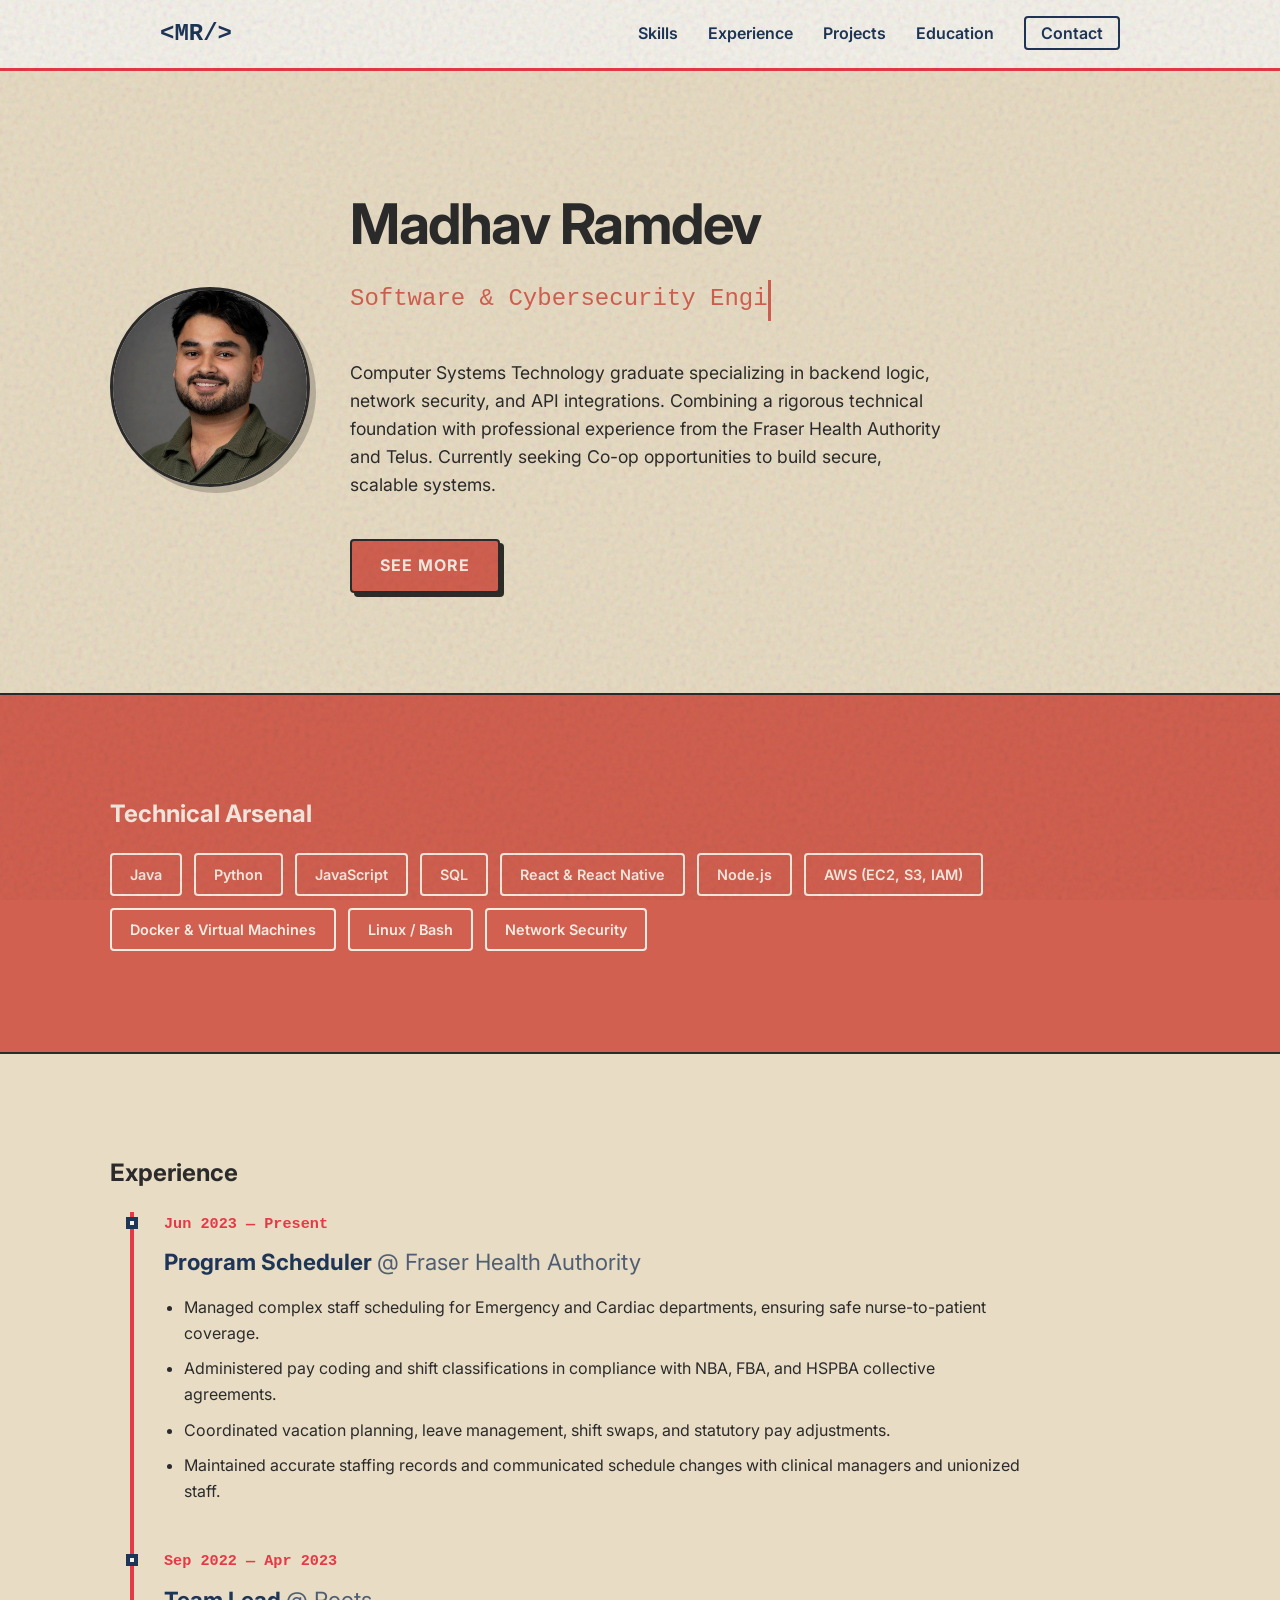
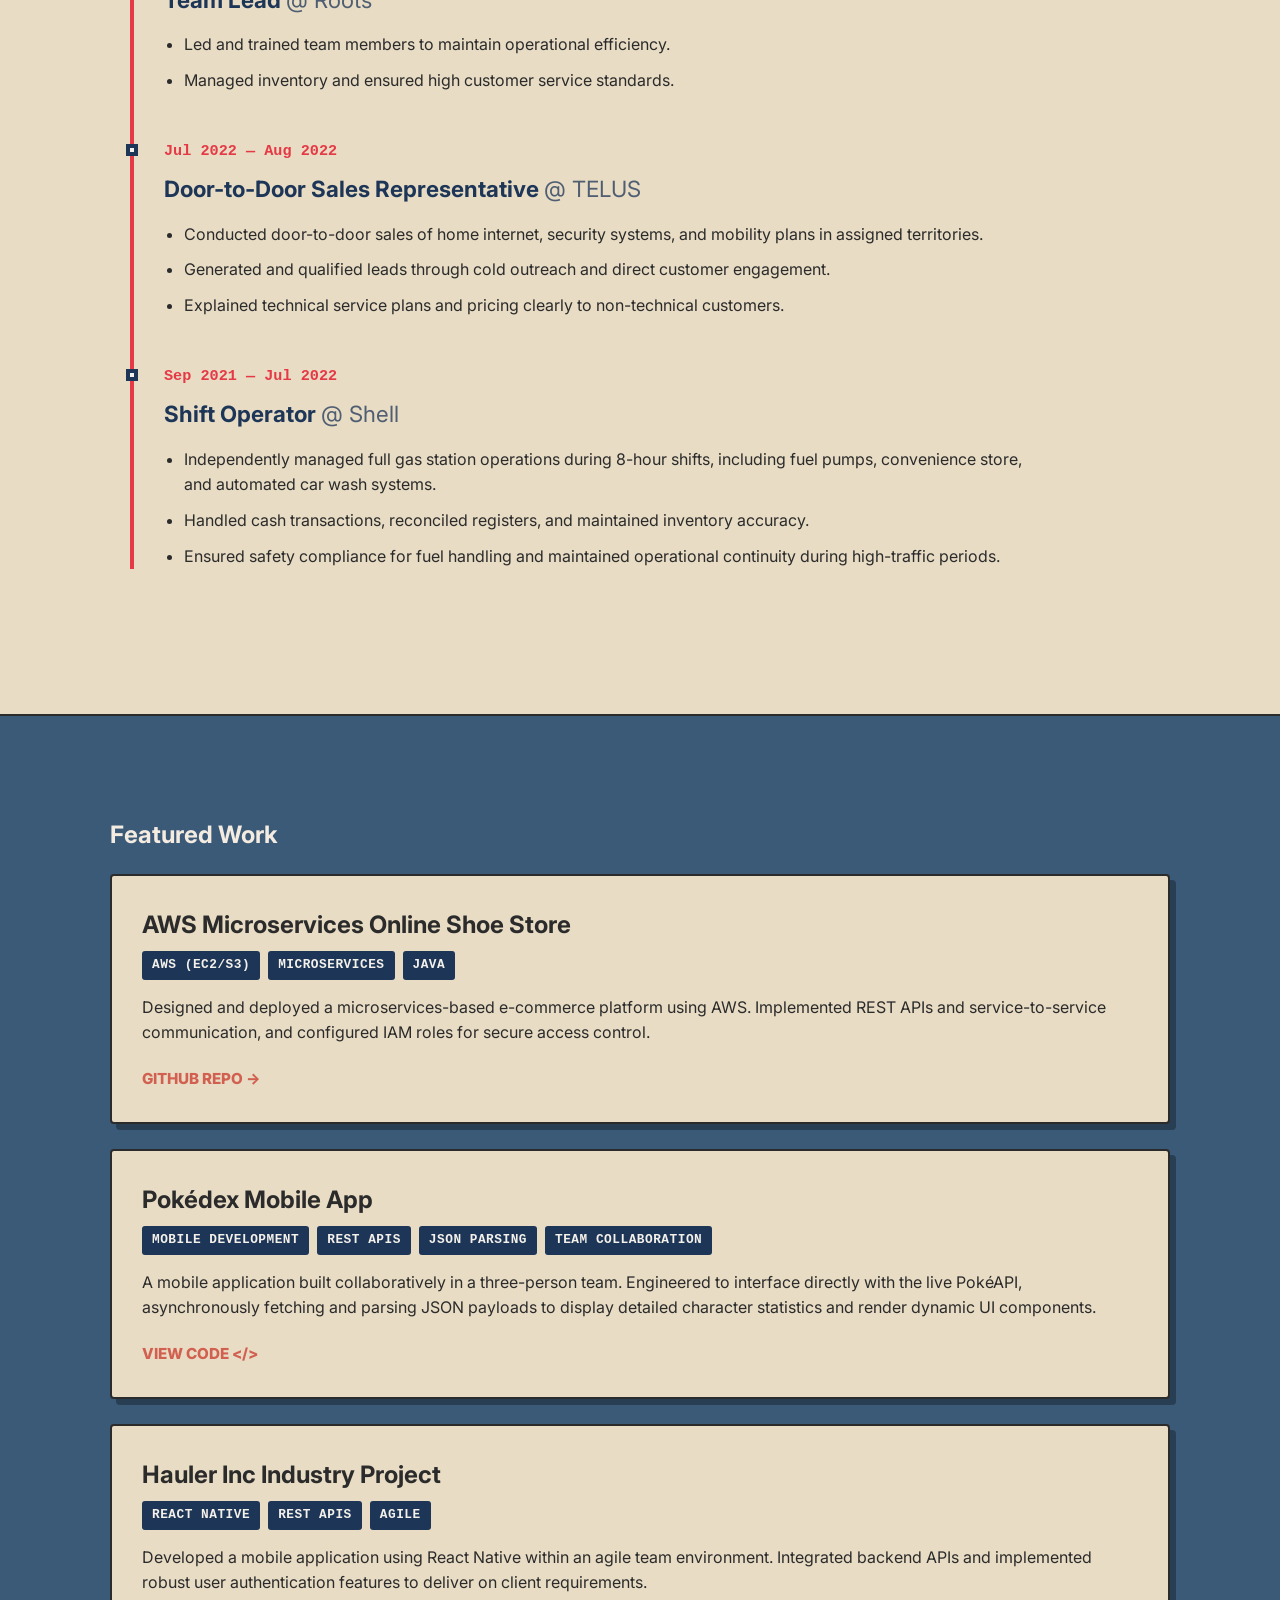
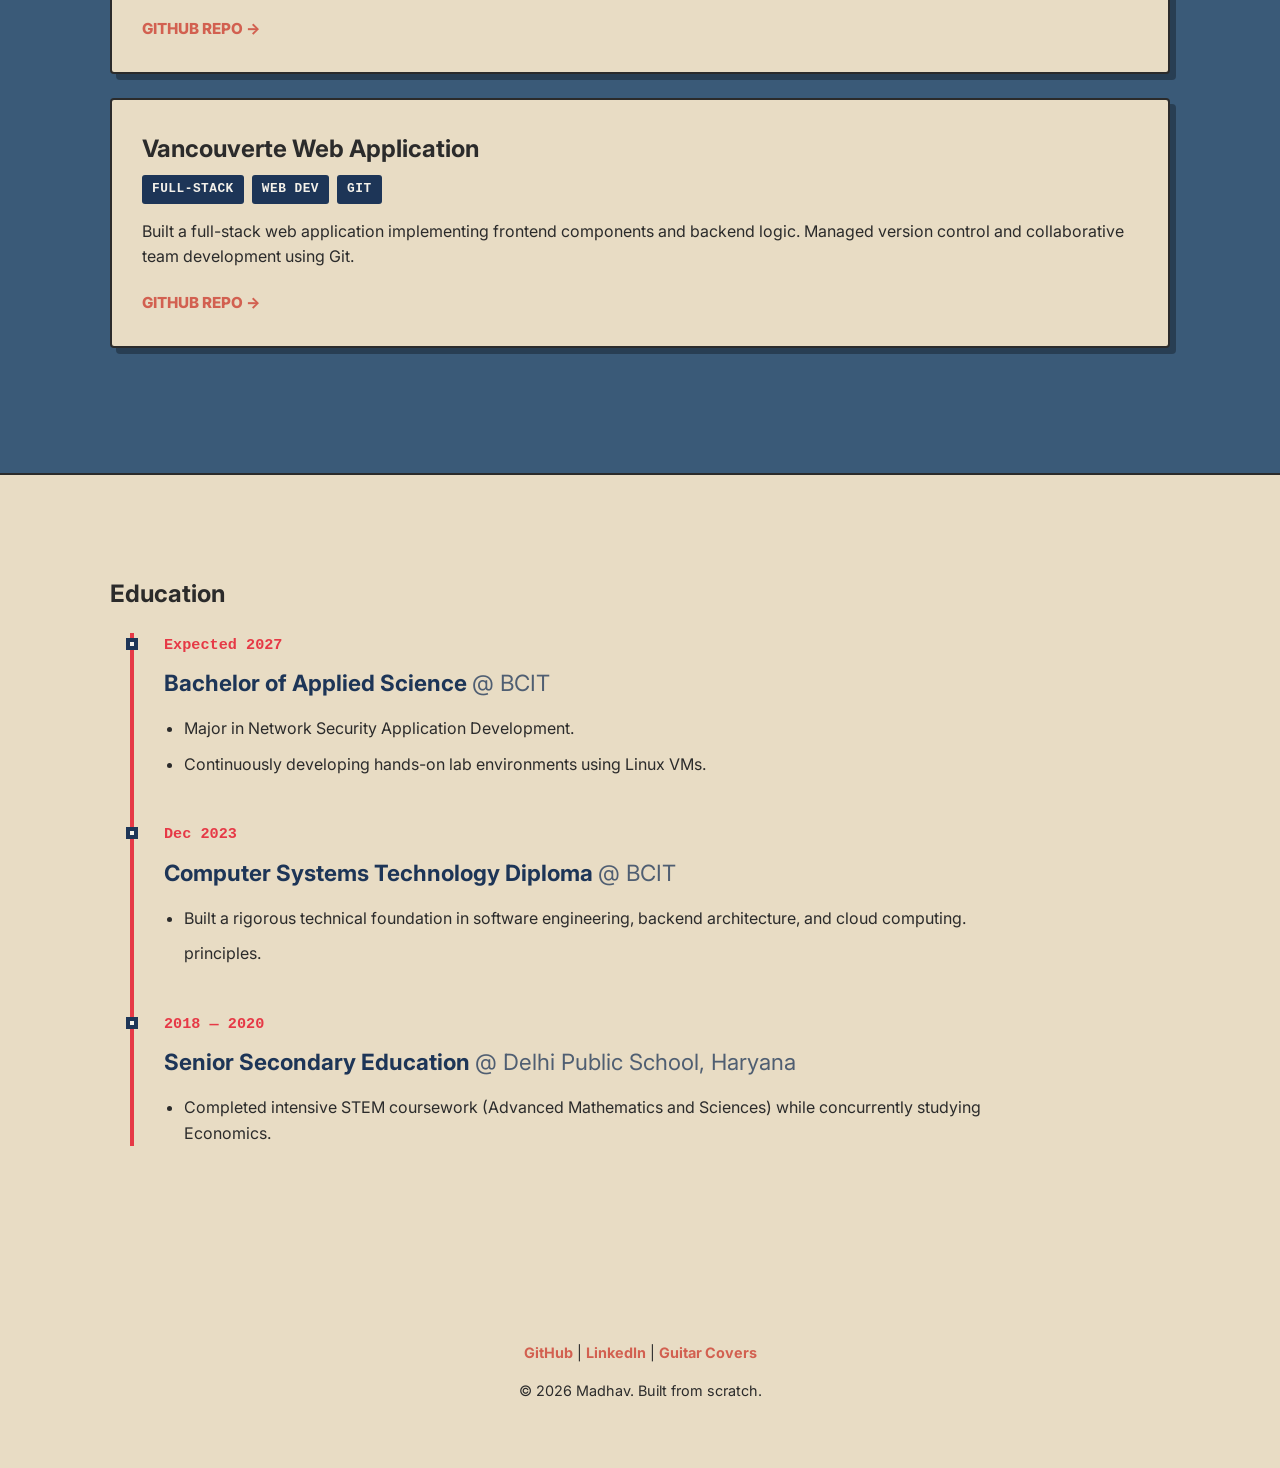
<file: index.html>
<!DOCTYPE html>
<html lang="en">

<head>
  <meta charset="UTF-8">
  <meta name="viewport" content="width=device-width, initial-scale=1.0">
  <title>Madhav | Software & Cybersecurity Engineering</title>

  <link rel="stylesheet" href="style.css">

  <script src="script.js" defer></script>
  <link rel="icon" type="image/png" href="./images/favicon.png">
  <link href="https://fonts.googleapis.com/css2?family=Inter:wght@400;600;700;800&display=swap" rel="stylesheet">
</head>

<body>
  <nav class="retro-nav reveal">
    <div class="nav-container">
      <div class="nav-logo">&lt;MR/&gt;</div>

      <div class="hamburger">
        <span></span>
        <span></span>
        <span></span>
      </div>

      <ul class="nav-links">
        <li><a href="#skills">Skills</a></li>
        <li><a href="#experience">Experience</a></li>
        <li><a href="#projects">Projects</a></li>
        <li><a href="#education">Education</a></li>
        <li><a href="https://linkedin.com/in/madhav-ramdev" target="_blank" class="nav-btn">Contact</a></li>
      </ul>
    </div>
  </nav>
  <section class="hero">
    <div class="container hero-content">
      <img src="./images/profile.jpeg" alt="Madhav" class="profile-img">

      <div class="hero-text">
        <h1>Madhav Ramdev</h1>
        <div class="typing-container" id="typing-text"></div>

        <p style="max-width: 600px; font-size: 1.1rem;">
          Computer Systems Technology graduate specializing in backend logic, network security, and API integrations.
          Combining a rigorous technical foundation with professional experience from the Fraser Health Authority and
          Telus.
          Currently seeking Co-op opportunities to build secure, scalable systems.
        </p>

        <a href="./docs/MadhavRamdev-Resume.pdf" target="_blank" class="btn">See
          More</a>
      </div>
    </div>
  </section>

  <section id="skills">
    <div class="container">
      <h2 class="reveal">Technical Arsenal</h2>

      <div class="skills-grid reveal delay-1">
        <span class="skill-tag">Java</span>
        <span class="skill-tag">Python</span>
        <span class="skill-tag">JavaScript</span>
        <span class="skill-tag">SQL</span>
        <span class="skill-tag">React & React Native</span>
        <span class="skill-tag">Node.js</span>
        <span class="skill-tag">AWS (EC2, S3, IAM)</span>
        <span class="skill-tag">Docker & Virtual Machines</span>
        <span class="skill-tag">Linux / Bash</span>
        <span class="skill-tag">Network Security</span>
      </div>
    </div>
  </section>

  <section id="experience">
    <div class="container">
      <h2 class="reveal">Experience</h2>

      <div class="timeline reveal delay-1">

        <div class="timeline-item">
          <div class="timeline-dot"></div>
          <p class="timeline-date">Jun 2023 &mdash; Present</p>
          <h3>Program Scheduler <span class="company">@ Fraser Health Authority</span></h3>
          <ul>
            <li>Managed complex staff scheduling for Emergency and Cardiac departments, ensuring safe nurse-to-patient
              coverage.</li>
            <li>Administered pay coding and shift classifications in compliance with NBA, FBA, and HSPBA collective
              agreements.</li>
            <li>Coordinated vacation planning, leave management, shift swaps, and statutory pay adjustments.</li>
            <li>Maintained accurate staffing records and communicated schedule changes with clinical managers and
              unionized staff.</li>
          </ul>
        </div>

        <div class="timeline-item">
          <div class="timeline-dot"></div>
          <p class="timeline-date">Sep 2022 &mdash; Apr 2023</p>
          <h3>Team Lead <span class="company">@ Roots</span></h3>
          <ul>
            <li>Led and trained team members to maintain operational efficiency.</li>
            <li>Managed inventory and ensured high customer service standards.</li>
          </ul>
        </div>

        <div class="timeline-item">
          <div class="timeline-dot"></div>
          <p class="timeline-date">Jul 2022 &mdash; Aug 2022</p>
          <h3>Door-to-Door Sales Representative <span class="company">@ TELUS</span></h3>
          <ul>
            <li>Conducted door-to-door sales of home internet, security systems, and mobility plans in assigned
              territories.</li>
            <li>Generated and qualified leads through cold outreach and direct customer engagement.</li>
            <li>Explained technical service plans and pricing clearly to non-technical customers.</li>
          </ul>
        </div>

        <div class="timeline-item">
          <div class="timeline-dot"></div>
          <p class="timeline-date">Sep 2021 &mdash; Jul 2022</p>
          <h3>Shift Operator <span class="company">@ Shell</span></h3>
          <ul>
            <li>Independently managed full gas station operations during 8-hour shifts, including fuel pumps,
              convenience store, and automated car wash systems.</li>
            <li>Handled cash transactions, reconciled registers, and maintained inventory accuracy.</li>
            <li>Ensured safety compliance for fuel handling and maintained operational continuity during high-traffic
              periods.</li>
          </ul>
        </div>

      </div>
    </div>
  </section>

  <section id="projects">
    <div class="container">
      <h2 class="reveal">Featured Work</h2>

      <div class="project-card reveal delay-1">
        <h3>AWS Microservices Online Shoe Store</h3>
        <div class="project-skills-grid" style="margin-bottom: 15px;">
          <span class="project-skill-tag">AWS (EC2/S3)</span>
          <span class="project-skill-tag">Microservices</span>
          <span class="project-skill-tag">Java</span>
        </div>
        <p>Designed and deployed a microservices-based e-commerce platform using AWS. Implemented REST APIs and
          service-to-service communication, and configured IAM roles for secure access control.</p>
        <div class="project-links">
          <a href="#">GitHub Repo &rarr;</a>
        </div>
      </div>

      <div class="project-card reveal delay-2">
        <h3>Pokédex Mobile App</h3>
        <div class="project-skills-grid" style="margin-bottom: 15px;">
          <span class="project-skill-tag">Mobile Development</span>
          <span class="project-skill-tag">REST APIs</span>
          <span class="project-skill-tag">JSON Parsing</span>
          <span class="project-skill-tag">Team Collaboration</span>
        </div>
        <p>A mobile application built collaboratively in a three-person team. Engineered to interface directly with the
          live PokéAPI, asynchronously fetching and parsing JSON payloads to display detailed character statistics and
          render dynamic UI components.</p>
        <div class="project-links">
          <a href="https://github.com/madhavramdev/pokedex" target="_blank" rel="noopener noreferrer">View Code
            &lt;/&gt;</a>
        </div>
      </div>

      <div class="project-card reveal delay-3">
        <h3>Hauler Inc Industry Project</h3>
        <div class="project-skills-grid" style="margin-bottom: 15px;">
          <span class="project-skill-tag">React Native</span>
          <span class="project-skill-tag">REST APIs</span>
          <span class="project-skill-tag">Agile</span>
        </div>
        <p>Developed a mobile application using React Native within an agile team environment. Integrated backend APIs
          and implemented robust user authentication features to deliver on client requirements.</p>
        <div class="project-links">
          <a href="#" target="_blank" rel="noopener noreferrer">GITHUB REPO &rarr;</a>
        </div>
      </div>

      <div class="project-card reveal delay-4">
        <h3>Vancouverte Web Application</h3>
        <div class="project-skills-grid" style="margin-bottom: 15px;">
          <span class="project-skill-tag">Full-Stack</span>
          <span class="project-skill-tag">Web Dev</span>
          <span class="project-skill-tag">Git</span>
        </div>
        <p>Built a full-stack web application implementing frontend components and backend logic. Managed version
          control and collaborative team development using Git.</p>
        <div class="project-links">
          <a href="#">GitHub Repo &rarr;</a>
        </div>
      </div>


  </section>

  <section id="education">
    <div class="container">
      <h2 class="reveal">Education</h2>

      <div class="timeline reveal delay-1">

        <div class="timeline-item">
          <div class="timeline-dot"></div>
          <p class="timeline-date">Expected 2027</p>
          <h3>Bachelor of Applied Science <span class="company">@ BCIT</span></h3>
          <ul>
            <li>Major in Network Security Application Development.</li>
            <li>Continuously developing hands-on lab environments using Linux VMs.</li>
          </ul>
        </div>

        <div class="timeline-item">
          <div class="timeline-dot"></div>
          <p class="timeline-date">Dec 2023</p>
          <h3>Computer Systems Technology Diploma <span class="company">@ BCIT</span></h3>
          <ul>
            <li>Built a rigorous technical foundation in software engineering, backend architecture, and cloud
              computing.</li>
            principles.</li>
          </ul>
        </div>

        <div class="timeline-item reveal">
          <div class="timeline-dot"></div>
          <div class="timeline-date">2018 — 2020</div>
          <h3>Senior Secondary Education <span class="company">@ Delhi Public School, Haryana</span></h3>
          <ul>
            <li>Completed intensive STEM coursework (Advanced Mathematics and Sciences) while concurrently studying
              Economics.</li>
          </ul>
        </div>

      </div>
    </div>
  </section>

  <footer class="reveal">
    <div class="container">
      <p>
        <a href="https://github.com/madhavramdev" target="_blank">GitHub</a> |
        <a href="https://linkedin.com/in/madhav-ramdev" target="_blank">LinkedIn</a> |
        <a href="https://instagram.com/madhav.stereo" target="_blank">Guitar Covers</a>
      </p>
      <p>&copy; 2026 Madhav. Built from scratch.</p>
    </div>
  </footer>

</body>

</html>
</file>
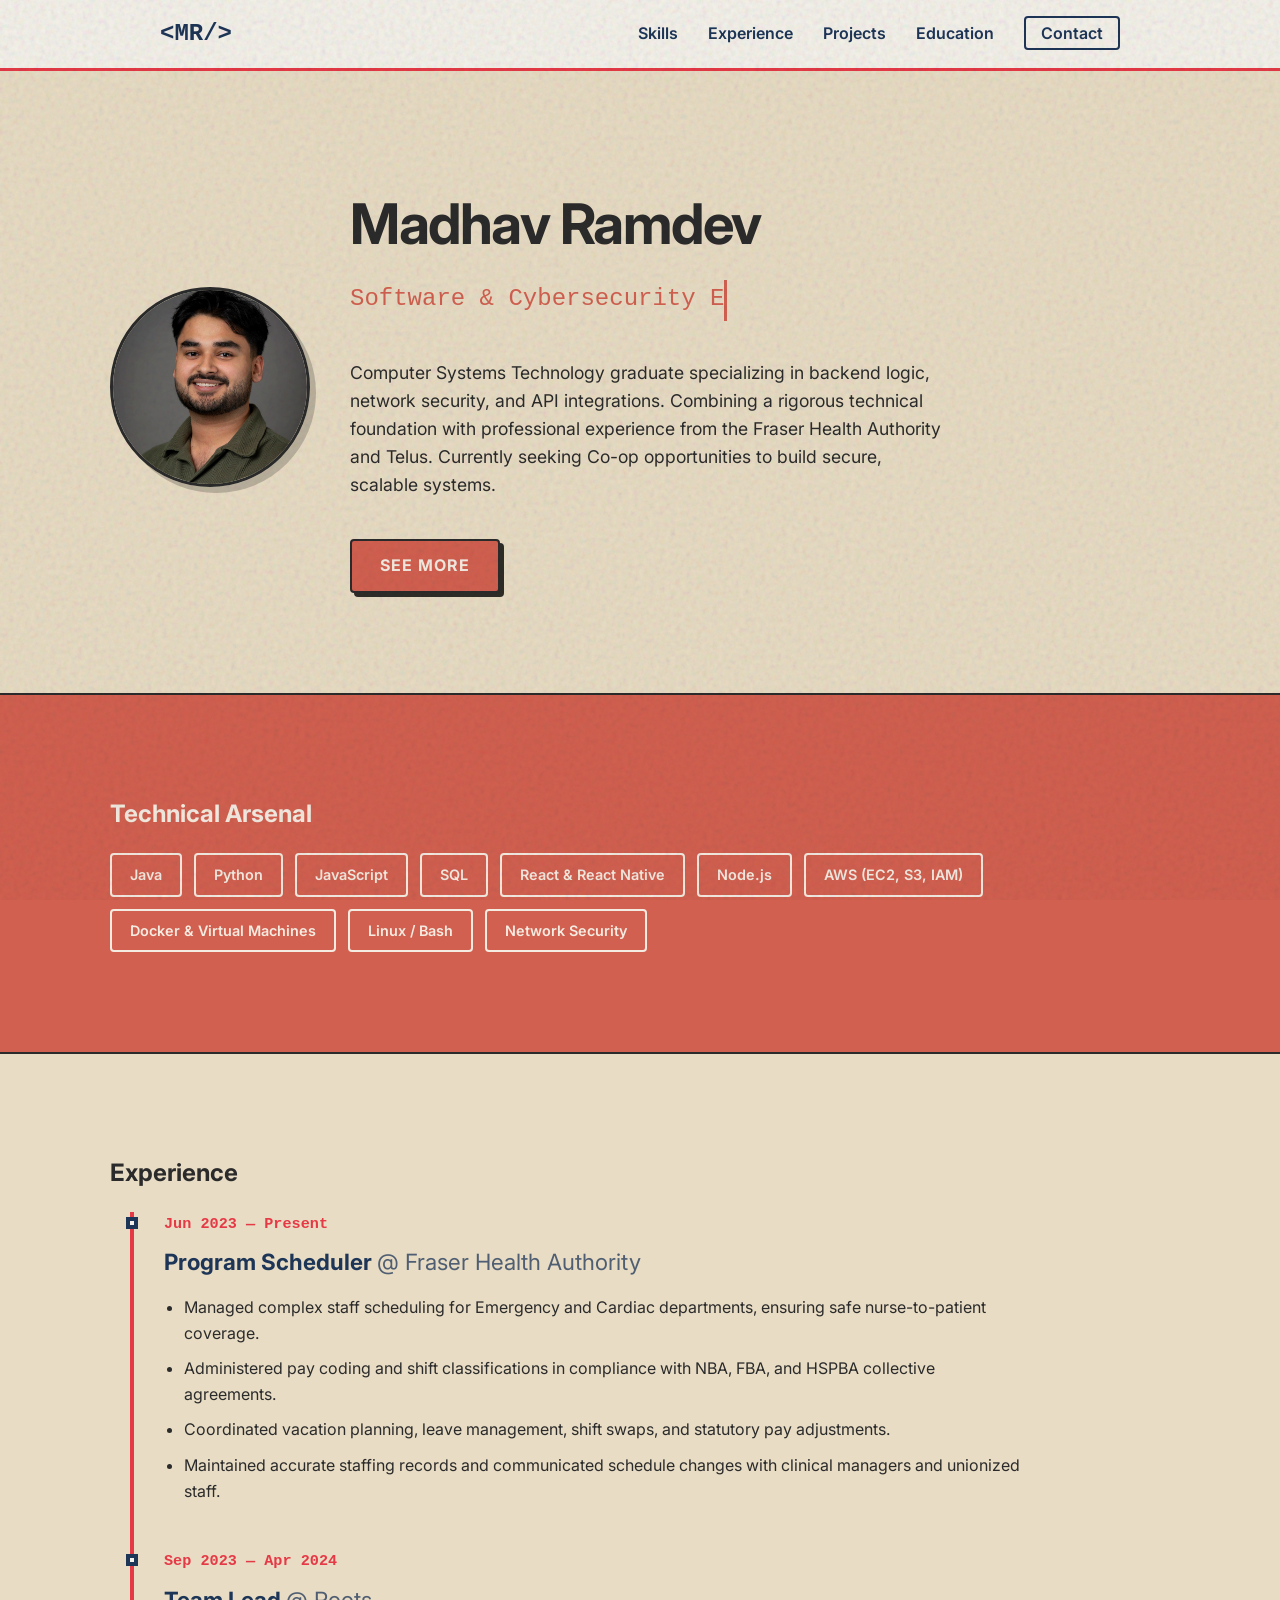
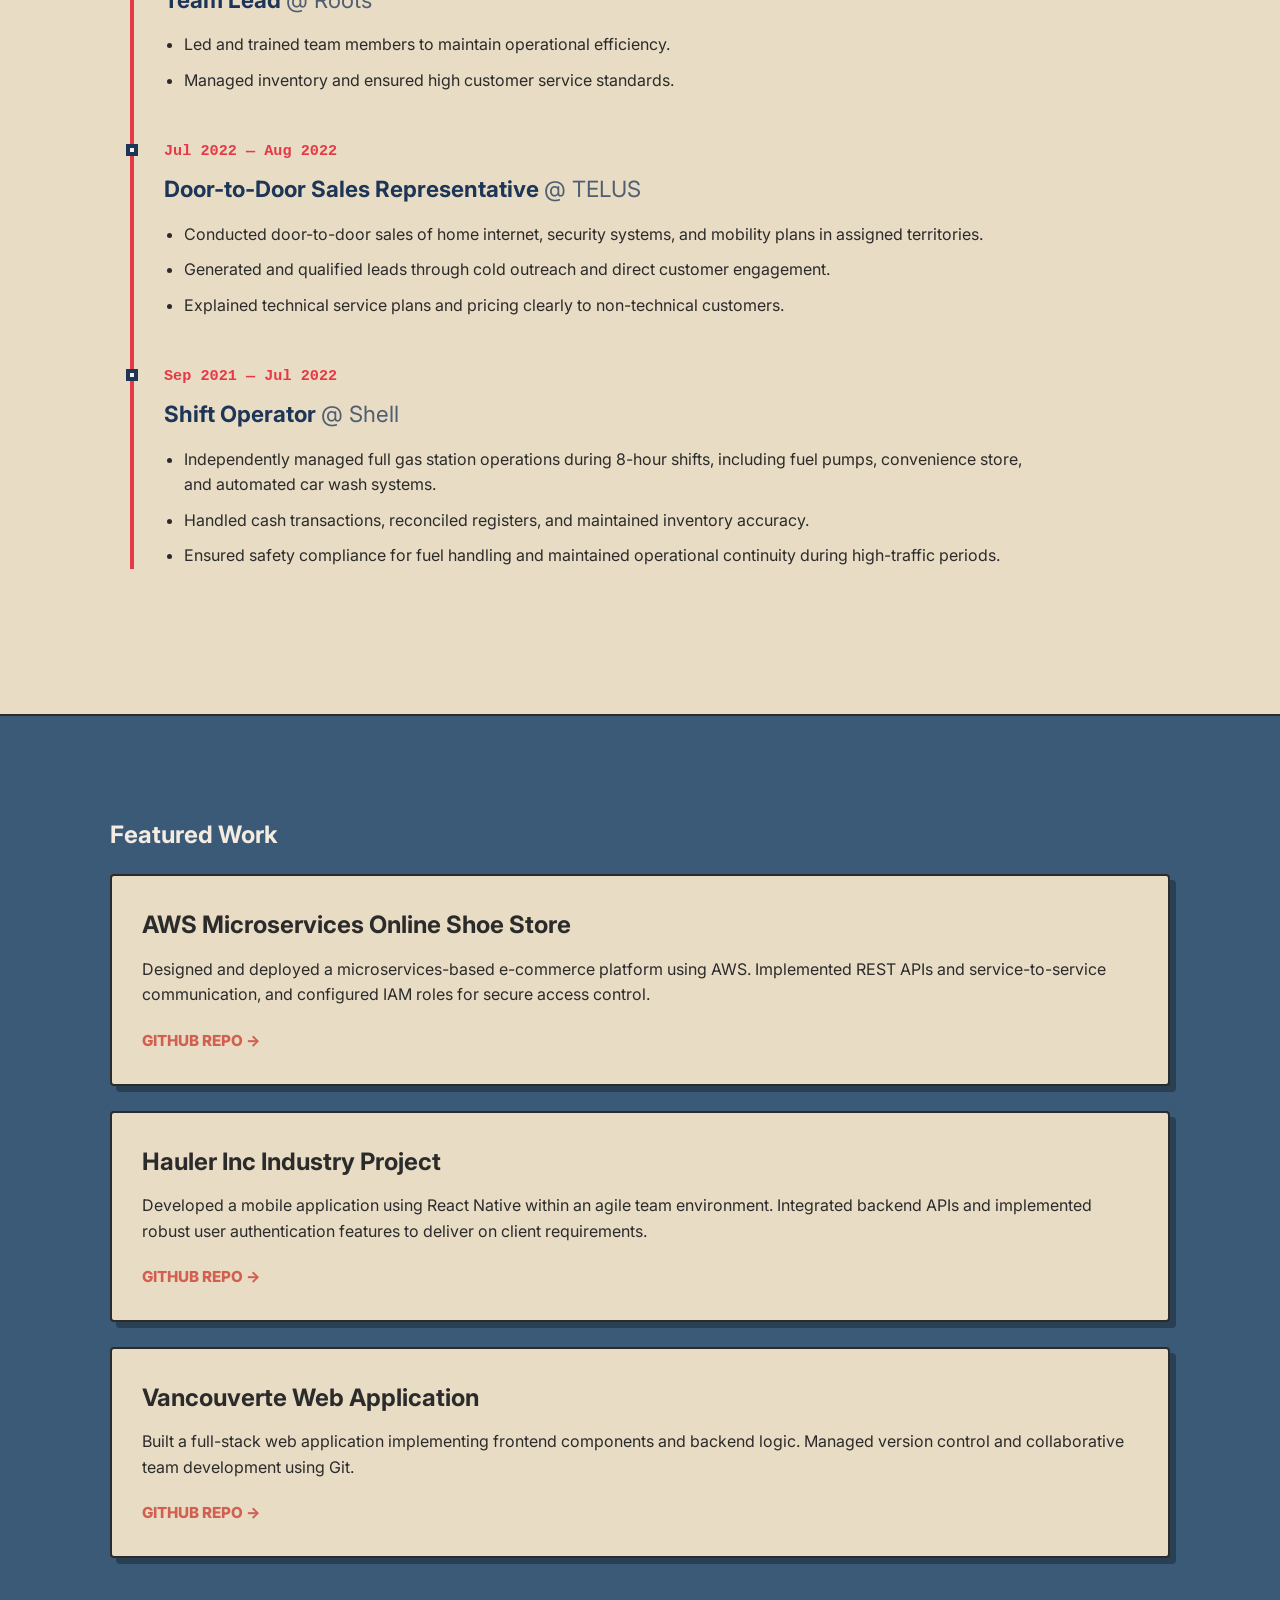
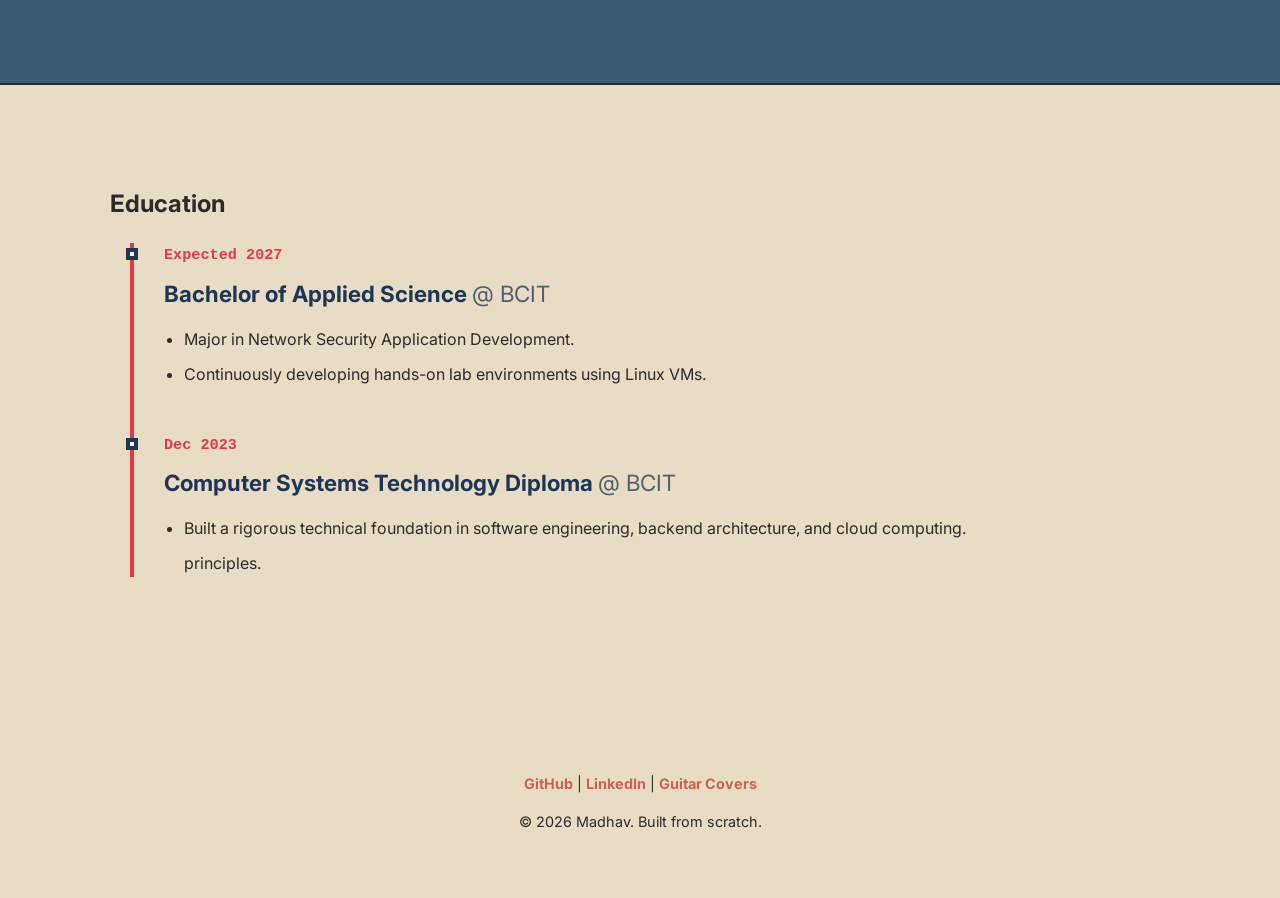
<file: source/index.html>
<!DOCTYPE html>
<html lang="en">

<head>
  <meta charset="UTF-8">
  <meta name="viewport" content="width=device-width, initial-scale=1.0">
  <title>Madhav | Software & Cybersecurity Engineering</title>

  <link rel="stylesheet" href="style.css">

  <script src="script.js" defer></script>
  <link rel="icon" type="image/png" href="../images/favicon.png">
  <link href="https://fonts.googleapis.com/css2?family=Inter:wght@400;600;700;800&display=swap" rel="stylesheet">
</head>

<body>
  <nav class="retro-nav reveal">
    <div class="nav-container">
      <div class="nav-logo">&lt;MR/&gt;</div>
      <ul class="nav-links">
        <li><a href="#skills">Skills</a></li>
        <li><a href="#experience">Experience</a></li>
        <li><a href="#projects">Projects</a></li>
        <li><a href="#education">Education</a></li>
        <li><a href="https://linkedin.com/in/madhav-ramdev" target="_blank" class="nav-btn">Contact</a></li>
      </ul>
    </div>
  </nav>
  <section class="hero">
    <div class="container hero-content">
      <img src="../images/profile.jpeg" alt="Madhav" class="profile-img">

      <div class="hero-text">
        <h1>Madhav Ramdev</h1>
        <div class="typing-container" id="typing-text"></div>

        <p style="max-width: 600px; font-size: 1.1rem;">
          Computer Systems Technology graduate specializing in backend logic, network security, and API integrations.
          Combining a rigorous technical foundation with professional experience from the Fraser Health Authority and
          Telus.
          Currently seeking Co-op opportunities to build secure, scalable systems.
        </p>

        <a href="../docs/MadhavRamdev-Resume.pdf" download="MadhavRamdev-Resume.pdf" target="_blank" class="btn">See
          More</a>
      </div>
    </div>
  </section>

  <section id="skills">
    <div class="container">
      <h2 class="reveal">Technical Arsenal</h2>

      <div class="skills-grid reveal delay-1">
        <span class="skill-tag">Java</span>
        <span class="skill-tag">Python</span>
        <span class="skill-tag">JavaScript</span>
        <span class="skill-tag">SQL</span>
        <span class="skill-tag">React & React Native</span>
        <span class="skill-tag">Node.js</span>
        <span class="skill-tag">AWS (EC2, S3, IAM)</span>
        <span class="skill-tag">Docker & Virtual Machines</span>
        <span class="skill-tag">Linux / Bash</span>
        <span class="skill-tag">Network Security</span>
      </div>
    </div>
  </section>

  <section id="experience">
    <div class="container">
      <h2 class="reveal">Experience</h2>

      <div class="timeline reveal delay-1">

        <div class="timeline-item">
          <div class="timeline-dot"></div>
          <p class="timeline-date">Jun 2023 &mdash; Present</p>
          <h3>Program Scheduler <span class="company">@ Fraser Health Authority</span></h3>
          <ul>
            <li>Managed complex staff scheduling for Emergency and Cardiac departments, ensuring safe nurse-to-patient
              coverage.</li>
            <li>Administered pay coding and shift classifications in compliance with NBA, FBA, and HSPBA collective
              agreements.</li>
            <li>Coordinated vacation planning, leave management, shift swaps, and statutory pay adjustments.</li>
            <li>Maintained accurate staffing records and communicated schedule changes with clinical managers and
              unionized staff.</li>
          </ul>
        </div>

        <div class="timeline-item">
          <div class="timeline-dot"></div>
          <p class="timeline-date">Sep 2023 &mdash; Apr 2024</p>
          <h3>Team Lead <span class="company">@ Roots</span></h3>
          <ul>
            <li>Led and trained team members to maintain operational efficiency.</li>
            <li>Managed inventory and ensured high customer service standards.</li>
          </ul>
        </div>

        <div class="timeline-item">
          <div class="timeline-dot"></div>
          <p class="timeline-date">Jul 2022 &mdash; Aug 2022</p>
          <h3>Door-to-Door Sales Representative <span class="company">@ TELUS</span></h3>
          <ul>
            <li>Conducted door-to-door sales of home internet, security systems, and mobility plans in assigned
              territories.</li>
            <li>Generated and qualified leads through cold outreach and direct customer engagement.</li>
            <li>Explained technical service plans and pricing clearly to non-technical customers.</li>
          </ul>
        </div>

        <div class="timeline-item">
          <div class="timeline-dot"></div>
          <p class="timeline-date">Sep 2021 &mdash; Jul 2022</p>
          <h3>Shift Operator <span class="company">@ Shell</span></h3>
          <ul>
            <li>Independently managed full gas station operations during 8-hour shifts, including fuel pumps,
              convenience store, and automated car wash systems.</li>
            <li>Handled cash transactions, reconciled registers, and maintained inventory accuracy.</li>
            <li>Ensured safety compliance for fuel handling and maintained operational continuity during high-traffic
              periods.</li>
          </ul>
        </div>

      </div>
    </div>
  </section>

  <section id="projects">
    <div class="container">
      <h2 class="reveal">Featured Work</h2>

      <div class="project-card reveal delay-1">
        <h3>AWS Microservices Online Shoe Store</h3>
        <p>Designed and deployed a microservices-based e-commerce platform using AWS. Implemented REST APIs and
          service-to-service communication, and configured IAM roles for secure access control.</p>
        <div class="project-links">
          <a href="#">GitHub Repo &rarr;</a>
        </div>
      </div>

      <div class="project-card reveal delay-2">
        <h3>Hauler Inc Industry Project</h3>
        <p>Developed a mobile application using React Native within an agile team environment. Integrated backend APIs
          and implemented robust user authentication features to deliver on client requirements.</p>
        <div class="project-links">
          <a href="#">GitHub Repo &rarr;</a>
        </div>
      </div>

      <div class="project-card reveal delay-3">
        <h3>Vancouverte Web Application</h3>
        <p>Built a full-stack web application implementing frontend components and backend logic. Managed version
          control and collaborative team development using Git.</p>
        <div class="project-links">
          <a href="#">GitHub Repo &rarr;</a>
        </div>
      </div>

    </div>
  </section>

  <section id="education">
    <div class="container">
      <h2 class="reveal">Education</h2>

      <div class="timeline reveal delay-1">

        <div class="timeline-item">
          <div class="timeline-dot"></div>
          <p class="timeline-date">Expected 2027</p>
          <h3>Bachelor of Applied Science <span class="company">@ BCIT</span></h3>
          <ul>
            <li>Major in Network Security Application Development.</li>
            <li>Continuously developing hands-on lab environments using Linux VMs.</li>
          </ul>
        </div>

        <div class="timeline-item">
          <div class="timeline-dot"></div>
          <p class="timeline-date">Dec 2023</p>
          <h3>Computer Systems Technology Diploma <span class="company">@ BCIT</span></h3>
          <ul>
            <li>Built a rigorous technical foundation in software engineering, backend architecture, and cloud
              computing.</li>
            principles.</li>
          </ul>
        </div>

      </div>
    </div>
  </section>

  <footer class="reveal">
    <div class="container">
      <p>
        <a href="https://github.com/madhavramdev" target="_blank">GitHub</a> |
        <a href="https://linkedin.com/in/madhav-ramdev" target="_blank">LinkedIn</a> |
        <a href="https://instagram.com/madhav.stereo" target="_blank">Guitar Covers</a>
      </p>
      <p>&copy; 2026 Madhav. Built from scratch.</p>
    </div>
  </footer>

</body>

</html>
</file>
<file: style.css>
/* ==========================================================================
   MADHAV'S PORTFOLIO: VINTAGE TECH / RETRO-FLAT THEME
   ========================================================================== */

/* ROOT VARIABLES
*/
:root {
    /* The core retro color palette */
    --paper: #E8DCC4;
    /* Classic warm vintage paper */
    --retro-red: #D26050;
    /* Punchy retro terracotta */
    --retro-blue: #3A5A78;
    /* Deep vintage navy */

    /* Text colors */
    --text-dark: #2B2B2B;
    --text-light: #F4EBE1;

    /* Typography */
    --font-main: 'Inter', -apple-system, BlinkMacSystemFont, "Segoe UI", Roboto, sans-serif;
    --font-mono: 'Courier New', Courier, monospace;
    /* typing effect */
}

/* GLOBAL RESET 
*/
* {
    margin: 0;
    padding: 0;
    box-sizing: border-box;
    /* Ensures borders/padding don't increase the total width of elements */
}

/* BASE BODY STYLES*/
body {
    background-color: var(--paper);
    color: var(--text-dark);
    font-family: var(--font-main);
    line-height: 1.6;
    -webkit-font-smoothing: antialiased;
    /* Makes text look sharper on Mac displays */
    overflow-x: hidden;
    /* Prevents horizontal scrolling if an element pushes too far right */
}

/* THE GLOBAL GRAIN OVERLAY
   an invisible pseudo-element (::after) that covers the entire screen with SVG noise.
*/
body::after {
    content: "";
    /* Required for ::after to render */
    position: fixed;
    /* Locks the noise to the camera, so it stays when you scroll */
    top: 0;
    left: 0;
    width: 100vw;
    height: 100vh;

    /* SVG math to generate random fractal noise */
    background-image: url("data:image/svg+xml,%3Csvg viewBox='0 0 200 200' xmlns='http://www.w3.org/2000/svg'%3E%3Cfilter id='noiseFilter'%3E%3CfeTurbulence type='fractalNoise' baseFrequency='0.85' numOctaves='3' stitchTiles='stitch'/%3E%3C/filter%3E%3Crect width='100%25' height='100%25' filter='url(%23noiseFilter)'/%3E%3C/svg%3E");

    opacity: 0.2;
    /* grain intensity. */
    mix-blend-mode: multiply;
    /* Makes the grain "burn" into the colors beneath it*/

    pointer-events: none;
    /* Allows mouse clicks to pass THROUGH the grain to hit buttons */
    z-index: 9999;
    /* Forces the grain to sit on top of all other HTML elements */
}

/*    NAVBAR */

.retro-nav {
    position: fixed;
    top: 0;
    left: 0;
    width: 100%;
    /* Update this background color to match your specific retro background */
    background-color: #f4f1ea;
    border-bottom: 3px solid #e63946;
    /* Retro Red border */
    z-index: 1000;
    padding: 15px 0;
}

.nav-container {
    max-width: 1000px;
    margin: 0 auto;
    display: flex;
    justify-content: space-between;
    align-items: center;
    padding: 0 20px;
}

.nav-logo {
    font-family: var(--font-mono, 'Courier New', monospace);
    font-weight: 800;
    font-size: 1.5rem;
    color: #1d3557;
    /* Dark blue/black */
}

.nav-links {
    list-style: none;
    display: flex;
    gap: 30px;
    align-items: center;
    margin: 0;
    padding: 0;
}

.nav-links a {
    text-decoration: none;
    color: #1d3557;
    font-weight: 600;
    transition: color 0.2s ease;
}

.nav-links a:hover {
    color: #e63946;
    /* Hover turns red */
}

/* 
   PROJECT SKILL TAGS
   */
.project-skills-grid {
    display: flex;
    flex-wrap: wrap;
    gap: 8px;
    margin-bottom: 15px;
    margin-top: -5px;
}

.project-skill-tag {
    background-color: #1d3557;
    /* Retro dark blue background */
    color: #f4f1ea;
    /* Cream text */
    padding: 4px 10px;
    font-size: 0.8rem;
    font-family: var(--font-mono, 'Courier New', monospace);
    border-radius: 3px;
    text-transform: uppercase;
    font-weight: 600;
    letter-spacing: 0.5px;
}


.nav-btn {
    border: 2px solid #1d3557;
    padding: 5px 15px;
    border-radius: 4px;
}

.nav-btn:hover {
    background-color: #D26050;
    color: #f4f1ea !important;
}

/* Push the body down so the hero text isn't hidden behind the fixed navbar */
body {
    padding-top: 80px;
}

/* TYPOGRAPHY & LINKS
*/
a {
    color: var(--retro-red);
    text-decoration: none;
    font-weight: 700;
    transition: opacity 0.2s;
    /* Smooth fade when hovering */
}

a:hover {
    opacity: 0.7;
}

h1,
h2,
h3 {
    font-weight: 700;
    margin-bottom: 20px;
}

/* LAYOUT & COLOR BLOCK SECTIONS
*/
.container {
    max-width: 1100px;
    /* Limits how wide the content can stretch on large monitors */
    margin: 0 auto;
    padding: 0 20px;
}

section {
    padding: 100px 0;
    border-bottom: 2px solid var(--text-dark);
}

section:last-of-type {
    border-bottom: none;
    /* Removes the line from the very last section */
}

.hero {
    background-color: var(--paper);
    color: var(--text-dark);
}

#skills {
    background-color: var(--retro-red);
    color: var(--text-light);
}

#projects {
    background-color: var(--retro-blue);
    color: var(--text-light);
}

/* HERO SECTION
*/
.hero-content {
    display: flex;
    align-items: center;
    gap: 40px;
}

.profile-img {
    width: 200px;
    height: 200px;
    border-radius: 50%;
    object-fit: cover;
    border: 3px solid var(--text-dark);
    box-shadow: 6px 6px 0px rgba(0, 0, 0, 0.2);
}

.hero h1 {
    font-size: 3.5rem;
    letter-spacing: -1.5px;
    margin-bottom: 10px;
}

.hero p {
    font-size: 1.1rem;
    margin-bottom: 40px;
}

/* UI COMPONENTS
*/

/* The Main Button */
.btn {
    display: inline-block;
    background-color: var(--retro-red);
    color: var(--text-light);
    padding: 12px 28px;
    border-radius: 4px;
    font-weight: 700;
    text-transform: uppercase;
    letter-spacing: 1px;
    border: 2px solid var(--text-dark);
    box-shadow: 4px 4px 0px rgba(0, 0, 0, 0.8);
    transition: all 0.1s ease;
}

.btn:hover {
    transform: translate(2px, 2px);
    box-shadow: 2px 2px 0px rgba(0, 0, 0, 0.8);
}

/* The Project Cards */
.project-card {
    background-color: var(--paper);
    color: var(--text-dark);
    padding: 30px;
    border-radius: 4px;
    margin-bottom: 25px;
    box-shadow: 6px 6px 0px rgba(0, 0, 0, 0.3);
    border: 2px solid var(--text-dark);
    transition: transform 0.2s ease;
}

.project-card h3 {
    color: var(--text-dark);
    font-size: 1.5rem;
    margin-bottom: 12px;
}

.project-card p {
    color: var(--text-dark);
    margin-bottom: 20px;
    font-size: 1rem;
}

.project-links a {
    font-size: 0.95rem;
    font-weight: 800;
    margin-right: 20px;
    text-transform: uppercase;
}

/* The Skill Tags */
.skills-grid {
    display: flex;
    flex-wrap: wrap;
    gap: 12px;
}

.skill-tag {
    background-color: transparent;
    padding: 8px 18px;
    border-radius: 4px;
    font-size: 0.9rem;
    font-weight: 600;
    color: var(--text-light);
    border: 2px solid var(--text-light);
}

/* FOOTER
*/
footer {
    background-color: var(--paper);
    padding: 50px 0;
    text-align: center;
    color: var(--text-dark);
    font-size: 0.9rem;
}

footer p {
    margin-bottom: 15px;
}


/* ANIMATIONS (The Typing Effect)
*/
.typing-container {
    font-family: var(--font-mono);
    color: var(--retro-red);
    font-size: 1.5rem;
    margin-bottom: 30px;
    display: inline-block;
    border-right: 3px solid var(--retro-red);
    /* The blinking cursor */
    white-space: nowrap;
    overflow: hidden;
    animation: blinkCursor 0.75s step-end infinite;
    /* Triggers the keyframe below forever */
    min-height: 2.6rem;
}

/* Tells the cursor border to switch between invisible and red */
@keyframes blinkCursor {

    from,
    to {
        border-color: transparent;
    }

    50% {
        border-color: var(--retro-red);
    }
}

/* MOBILE RESPONSIVENESS
   If the screen is smaller than 768px,
   stack things vertically instead of horizontally.
*/
/* Hide hamburger icon on desktop screens */
@media (min-width: 769px) {
    .hamburger {
        display: none;
    }
}

/* ==========================================================================
   MOBILE LAYOUT & HAMBURGER MENU (Max Width: 768px)
   ========================================================================== */
@media (max-width: 768px) {

    /* Stack the image and text vertically */
    .hero-content {
        flex-direction: column;
        text-align: center;
        gap: 20px;
    }

    .hero-text {
        width: 100%;
        padding: 0 15px;
        box-sizing: border-box;
    }

    .hero-text h2,
    .hero-text .typing-container {
        font-size: 1.5rem;
        white-space: normal;
        border-right: none;
        min-height: auto;
    }

    .hero-text p {
        font-size: 0.95rem;
        margin-bottom: 25px;
    }

    /* HAMBURGER ICON STYLING */
    .hamburger {
        display: flex;
        flex-direction: column;
        gap: 5px;
        cursor: pointer;
    }

    .hamburger span {
        width: 28px;
        height: 3px;
        background-color: #1d3557;
        border-radius: 3px;
        transition: all 0.3s ease;
    }

    /* SLIDE-DOWN MOBILE MENU */
    .nav-links {
        position: absolute;
        top: 100%;
        left: -100%;
        width: 100%;
        background-color: #f4f1ea;
        flex-direction: column;
        padding: 20px 0;
        border-bottom: 3px solid #e63946;
        transition: left 0.3s ease;
        box-shadow: 0 10px 10px rgba(0, 0, 0, 0.1);
    }

    .nav-links.active {
        left: 0;
    }

    body {
        padding-top: 80px;
    }
}

/* ==========================================================================
   SCROLL REVEAL ANIMATIONS
   ========================================================================== */
.reveal {
    opacity: 0;
    transform: translateY(40px);
    /* Only animate opacity and transform so the GPU handles it smoothly */
    transition: opacity 0.6s cubic-bezier(0.175, 0.885, 0.32, 1.275),
        transform 0.6s cubic-bezier(0.175, 0.885, 0.32, 1.275);
    will-change: opacity, transform;
    /* Warns the browser to prep for animation */
}

.reveal.active {
    opacity: 1;
    transform: translateY(0);
}

.reveal.delay-1 {
    transition-delay: 0.1s;
}

.reveal.delay-2 {
    transition-delay: 0.2s;
}

.reveal.delay-3 {
    transition-delay: 0.3s;
}

/* ==========================================================================
   EXPERIENCE TIMELINE
   ========================================================================== */
.timeline {
    border-left: 4px solid #e63946;
    padding-left: 30px;
    margin-left: 20px;
    position: relative;
    max-width: 900px;
}

.timeline-item {
    margin-bottom: 45px;
    position: relative;
}

.timeline-dot {
    position: absolute;
    left: -38px;
    top: 5px;
    width: 12px;
    height: 12px;
    background-color: #f4f1ea;
    border: 4px solid #1d3557;
}

.timeline-date {
    font-family: var(--font-mono, 'Courier New', monospace);
    font-size: 0.95rem;
    color: #e63946;
    margin-bottom: 8px;
    font-weight: 700;
}

.timeline-item h3 {
    margin-top: 0;
    margin-bottom: 15px;
    font-size: 1.4rem;
    color: #1d3557;
}

.timeline-item .company {
    font-weight: 400;
    opacity: 0.75;
}

.timeline-item ul {
    padding-left: 20px;
    margin: 0;
    color: #2b2b2b;
}

.timeline-item li {
    margin-bottom: 10px;
    line-height: 1.6;
}

/* GLOBAL OVERFLOW SAFETY */
body {
    overflow-x: hidden;
    width: 100%;
    position: relative;
}

/* Removed the 'html' tag from this block to restore native scrolling */
</file>
<file: source/style.css>
/* ==========================================================================
   MADHAV'S PORTFOLIO: VINTAGE TECH / RETRO-FLAT THEME
   ========================================================================== */

/* ROOT VARIABLES
*/
:root {
    /* The core retro color palette */
    --paper: #E8DCC4;
    /* Classic warm vintage paper */
    --retro-red: #D26050;
    /* Punchy retro terracotta */
    --retro-blue: #3A5A78;
    /* Deep vintage navy */

    /* Text colors */
    --text-dark: #2B2B2B;
    --text-light: #F4EBE1;

    /* Typography */
    --font-main: 'Inter', -apple-system, BlinkMacSystemFont, "Segoe UI", Roboto, sans-serif;
    --font-mono: 'Courier New', Courier, monospace;
    /* typing effect */
}

/* GLOBAL RESET 
*/
* {
    margin: 0;
    padding: 0;
    box-sizing: border-box;
    /* Ensures borders/padding don't increase the total width of elements */
}

/* BASE BODY STYLES*/
body {
    background-color: var(--paper);
    color: var(--text-dark);
    font-family: var(--font-main);
    line-height: 1.6;
    -webkit-font-smoothing: antialiased;
    /* Makes text look sharper on Mac displays */
    overflow-x: hidden;
    /* Prevents horizontal scrolling if an element pushes too far right */
}

/* THE GLOBAL GRAIN OVERLAY
   an invisible pseudo-element (::after) that covers the entire screen with SVG noise.
*/
body::after {
    content: "";
    /* Required for ::after to render */
    position: fixed;
    /* Locks the noise to the camera, so it stays when you scroll */
    top: 0;
    left: 0;
    width: 100vw;
    height: 100vh;

    /* SVG math to generate random fractal noise */
    background-image: url("data:image/svg+xml,%3Csvg viewBox='0 0 200 200' xmlns='http://www.w3.org/2000/svg'%3E%3Cfilter id='noiseFilter'%3E%3CfeTurbulence type='fractalNoise' baseFrequency='0.85' numOctaves='3' stitchTiles='stitch'/%3E%3C/filter%3E%3Crect width='100%25' height='100%25' filter='url(%23noiseFilter)'/%3E%3C/svg%3E");

    opacity: 0.2;
    /* grain intensity. */
    mix-blend-mode: multiply;
    /* Makes the grain "burn" into the colors beneath it*/

    pointer-events: none;
    /* Allows mouse clicks to pass THROUGH the grain to hit buttons */
    z-index: 9999;
    /* Forces the grain to sit on top of all other HTML elements */
}

/*    NAVBAR */

.retro-nav {
    position: fixed;
    top: 0;
    left: 0;
    width: 100%;
    /* Update this background color to match your specific retro background */
    background-color: #f4f1ea;
    border-bottom: 3px solid #e63946;
    /* Retro Red border */
    z-index: 1000;
    padding: 15px 0;
}

.nav-container {
    max-width: 1000px;
    margin: 0 auto;
    display: flex;
    justify-content: space-between;
    align-items: center;
    padding: 0 20px;
}

.nav-logo {
    font-family: var(--font-mono, 'Courier New', monospace);
    font-weight: 800;
    font-size: 1.5rem;
    color: #1d3557;
    /* Dark blue/black */
}

.nav-links {
    list-style: none;
    display: flex;
    gap: 30px;
    align-items: center;
    margin: 0;
    padding: 0;
}

.nav-links a {
    text-decoration: none;
    color: #1d3557;
    font-weight: 600;
    transition: color 0.2s ease;
}

.nav-links a:hover {
    color: #e63946;
    /* Hover turns red */
}

.nav-btn {
    border: 2px solid #1d3557;
    padding: 5px 15px;
    border-radius: 4px;
}

.nav-btn:hover {
    background-color: #D26050;
    color: #f4f1ea !important;
}

/* Push the body down so the hero text isn't hidden behind the fixed navbar */
body {
    padding-top: 80px;
}

/* TYPOGRAPHY & LINKS
*/
a {
    color: var(--retro-red);
    text-decoration: none;
    font-weight: 700;
    transition: opacity 0.2s;
    /* Smooth fade when hovering */
}

a:hover {
    opacity: 0.7;
}

h1,
h2,
h3 {
    font-weight: 700;
    margin-bottom: 20px;
}

/* LAYOUT & COLOR BLOCK SECTIONS
*/
.container {
    max-width: 1100px;
    /* Limits how wide the content can stretch on large monitors */
    margin: 0 auto;
    padding: 0 20px;
}

section {
    padding: 100px 0;
    border-bottom: 2px solid var(--text-dark);
}

section:last-of-type {
    border-bottom: none;
    /* Removes the line from the very last section */
}

.hero {
    background-color: var(--paper);
    color: var(--text-dark);
}

#skills {
    background-color: var(--retro-red);
    color: var(--text-light);
}

#projects {
    background-color: var(--retro-blue);
    color: var(--text-light);
}

/* HERO SECTION
*/
.hero-content {
    display: flex;
    align-items: center;
    gap: 40px;
}

.profile-img {
    width: 200px;
    height: 200px;
    border-radius: 50%;
    object-fit: cover;
    border: 3px solid var(--text-dark);
    box-shadow: 6px 6px 0px rgba(0, 0, 0, 0.2);
}

.hero h1 {
    font-size: 3.5rem;
    letter-spacing: -1.5px;
    margin-bottom: 10px;
}

.hero p {
    font-size: 1.1rem;
    margin-bottom: 40px;
}

/* UI COMPONENTS
*/

/* The Main Button */
.btn {
    display: inline-block;
    background-color: var(--retro-red);
    color: var(--text-light);
    padding: 12px 28px;
    border-radius: 4px;
    font-weight: 700;
    text-transform: uppercase;
    letter-spacing: 1px;
    border: 2px solid var(--text-dark);
    box-shadow: 4px 4px 0px rgba(0, 0, 0, 0.8);
    transition: all 0.1s ease;
}

.btn:hover {
    transform: translate(2px, 2px);
    box-shadow: 2px 2px 0px rgba(0, 0, 0, 0.8);
}

/* The Project Cards */
.project-card {
    background-color: var(--paper);
    color: var(--text-dark);
    padding: 30px;
    border-radius: 4px;
    margin-bottom: 25px;
    box-shadow: 6px 6px 0px rgba(0, 0, 0, 0.3);
    border: 2px solid var(--text-dark);
    transition: transform 0.2s ease;
}

.project-card h3 {
    color: var(--text-dark);
    font-size: 1.5rem;
    margin-bottom: 12px;
}

.project-card p {
    color: var(--text-dark);
    margin-bottom: 20px;
    font-size: 1rem;
}

.project-links a {
    font-size: 0.95rem;
    font-weight: 800;
    margin-right: 20px;
    text-transform: uppercase;
}

/* The Skill Tags */
.skills-grid {
    display: flex;
    flex-wrap: wrap;
    gap: 12px;
}

.skill-tag {
    background-color: transparent;
    padding: 8px 18px;
    border-radius: 4px;
    font-size: 0.9rem;
    font-weight: 600;
    color: var(--text-light);
    border: 2px solid var(--text-light);
}

/* FOOTER
*/
footer {
    background-color: var(--paper);
    padding: 50px 0;
    text-align: center;
    color: var(--text-dark);
    font-size: 0.9rem;
}

footer p {
    margin-bottom: 15px;
}


/* ANIMATIONS (The Typing Effect)
*/
.typing-container {
    font-family: var(--font-mono);
    color: var(--retro-red);
    font-size: 1.5rem;
    margin-bottom: 30px;
    display: inline-block;
    border-right: 3px solid var(--retro-red);
    /* The blinking cursor */
    white-space: nowrap;
    overflow: hidden;
    animation: blinkCursor 0.75s step-end infinite;
    /* Triggers the keyframe below forever */
    min-height: 2.6rem;
}

/* Tells the cursor border to switch between invisible and red */
@keyframes blinkCursor {

    from,
    to {
        border-color: transparent;
    }

    50% {
        border-color: var(--retro-red);
    }
}

/* MOBILE RESPONSIVENESS
   If the screen is smaller than 768px,
   it overrides the CSS above it to stack things vertically instead of horizontally.
*/
@media (max-width: 768px) {
    .hero-content {
        flex-direction: column;
        text-align: center;
    }

    .hero h1 {
        font-size: 2.5rem;
    }
}


/* ==========================================================================
   SCROLL REVEAL ANIMATIONS
   ========================================================================== */

/* The starting state (hidden and pushed down 40px) */
.reveal {
    opacity: 0;
    transform: translateY(40px);
    transition: all 0.6s cubic-bezier(0.175, 0.885, 0.32, 1.275);
}

/* The ending state (visible and in its normal position) */
.reveal.active {
    opacity: 1;
    transform: translateY(0);
}

/* Stagger delays */
.reveal.delay-1 {
    transition-delay: 0.1s;
}

.reveal.delay-2 {
    transition-delay: 0.2s;
}

.reveal.delay-3 {
    transition-delay: 0.3s;
}

/* ==========================================================================
   EXPERIENCE TIMELINE
   ========================================================================== */

.timeline {
    border-left: 4px solid #e63946;
    padding-left: 30px;
    margin-left: 20px;
    position: relative;
    max-width: 900px;
}

.timeline-item {
    margin-bottom: 45px;
    position: relative;
}

.timeline-dot {
    position: absolute;
    left: -38px;
    top: 5px;
    width: 12px;
    height: 12px;
    background-color: #f4f1ea;
    border: 4px solid #1d3557;
}

.timeline-date {
    font-family: var(--font-mono, 'Courier New', monospace);
    font-size: 0.95rem;
    color: #e63946;
    margin-bottom: 8px;
    font-weight: 700;
}

/* Job Title and Company */
.timeline-item h3 {
    margin-top: 0;
    margin-bottom: 15px;
    font-size: 1.4rem;
    color: #1d3557;
}

.timeline-item .company {
    font-weight: 400;
    opacity: 0.75;
}

/* Bullet points */
.timeline-item ul {
    padding-left: 20px;
    margin: 0;
    color: #2b2b2b;
}

.timeline-item li {
    margin-bottom: 10px;
    line-height: 1.6;
}
</file>
